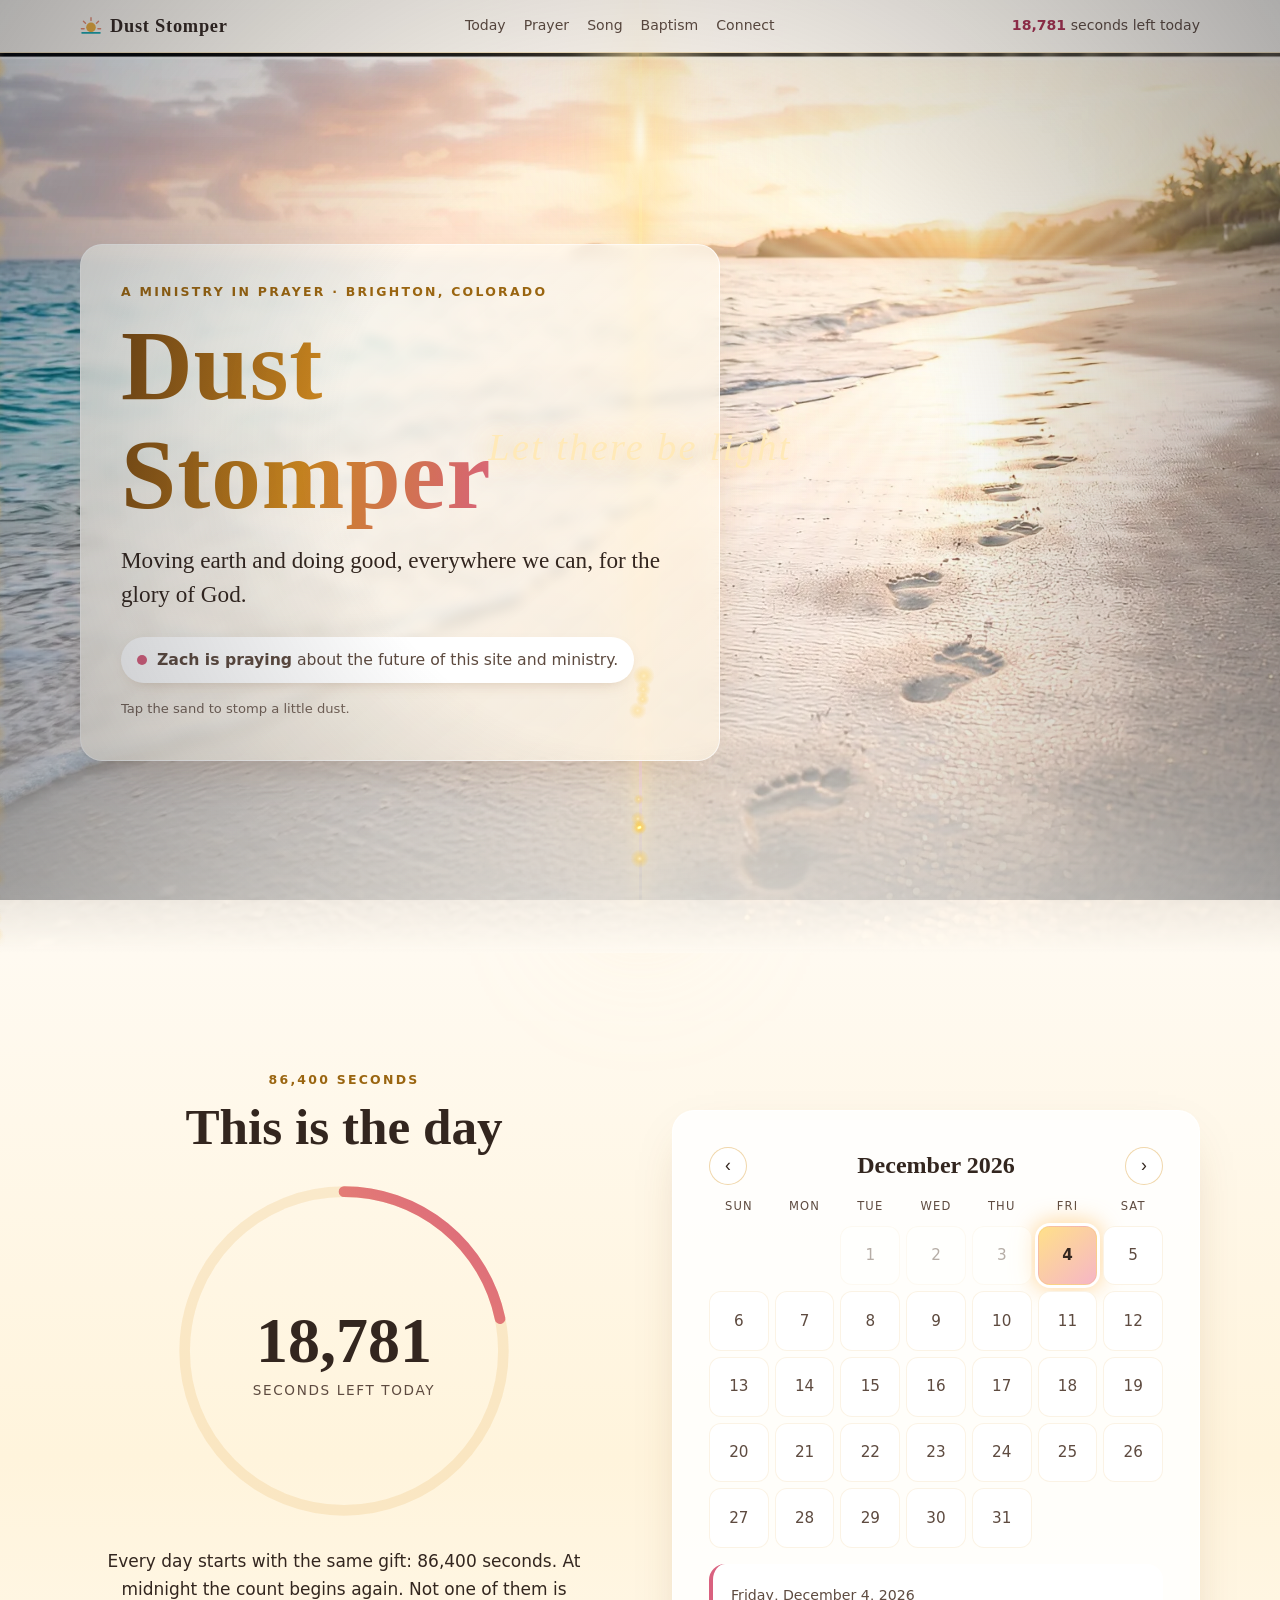
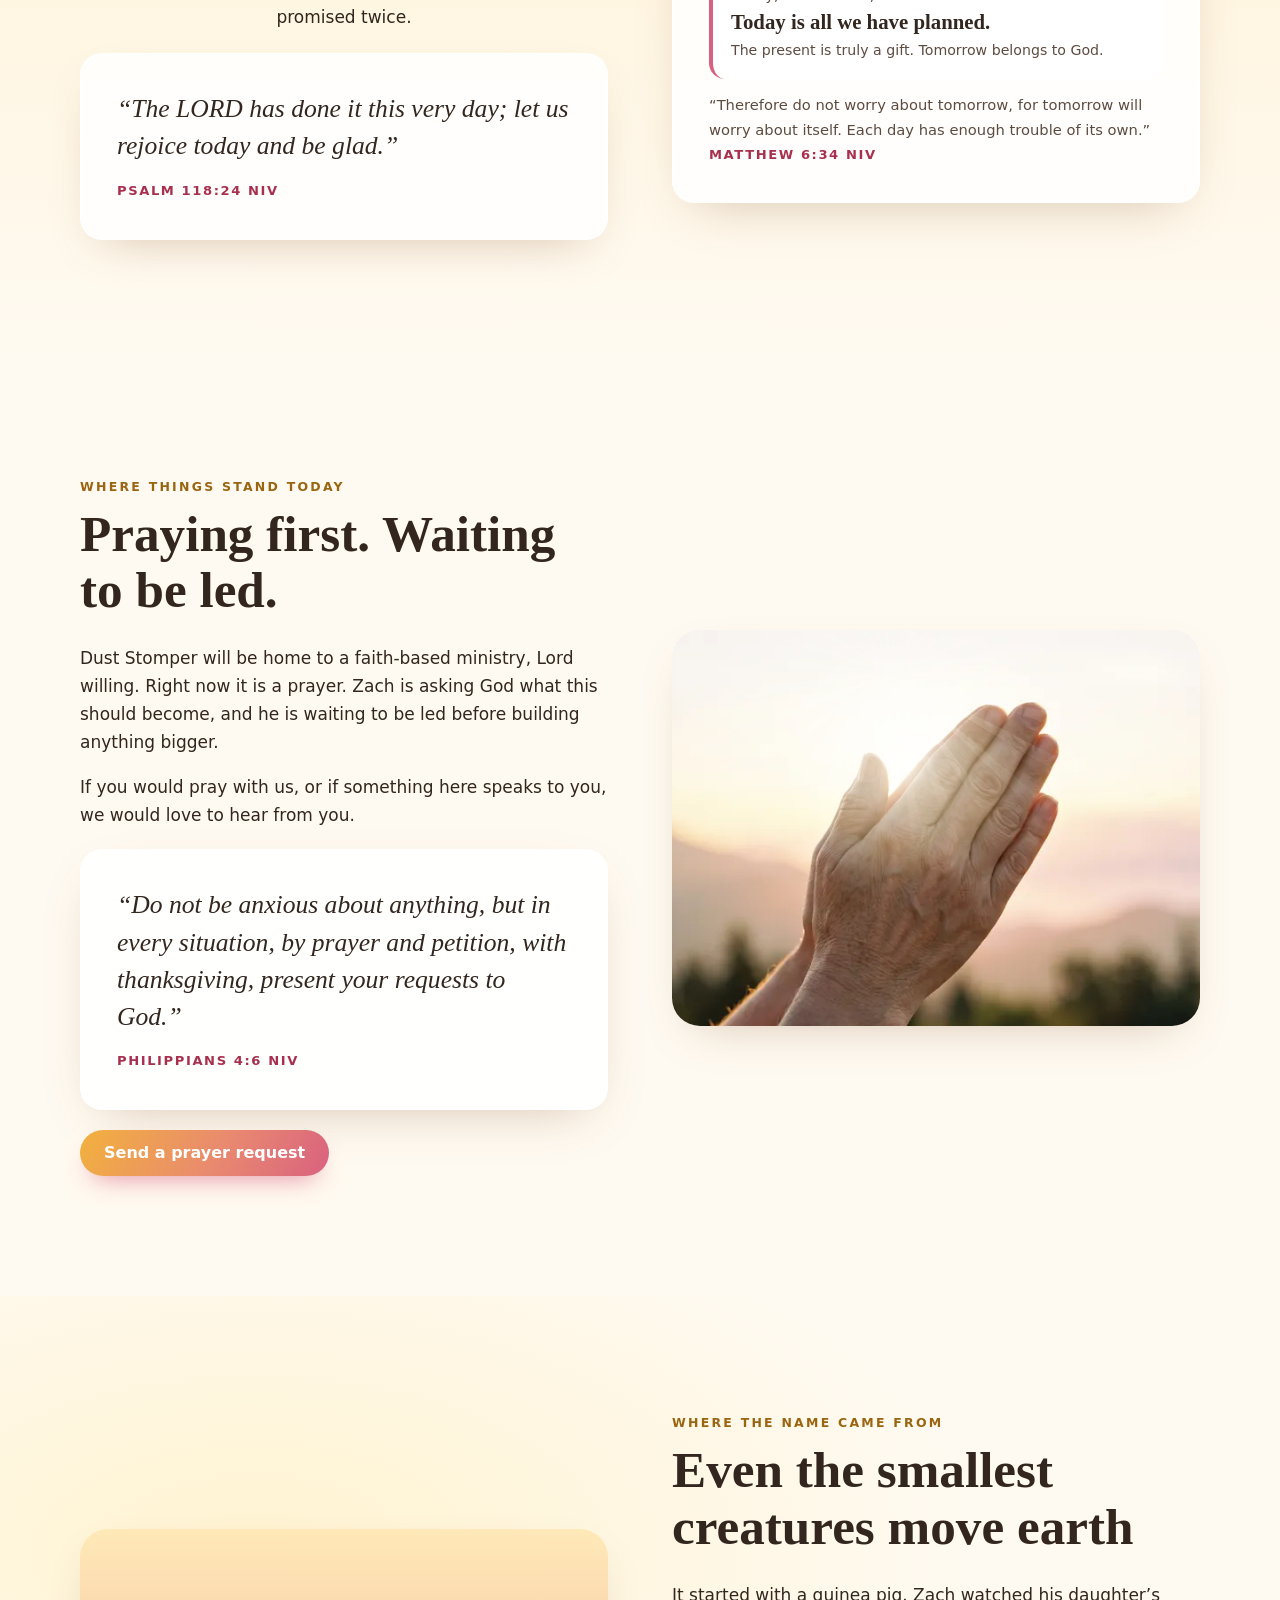
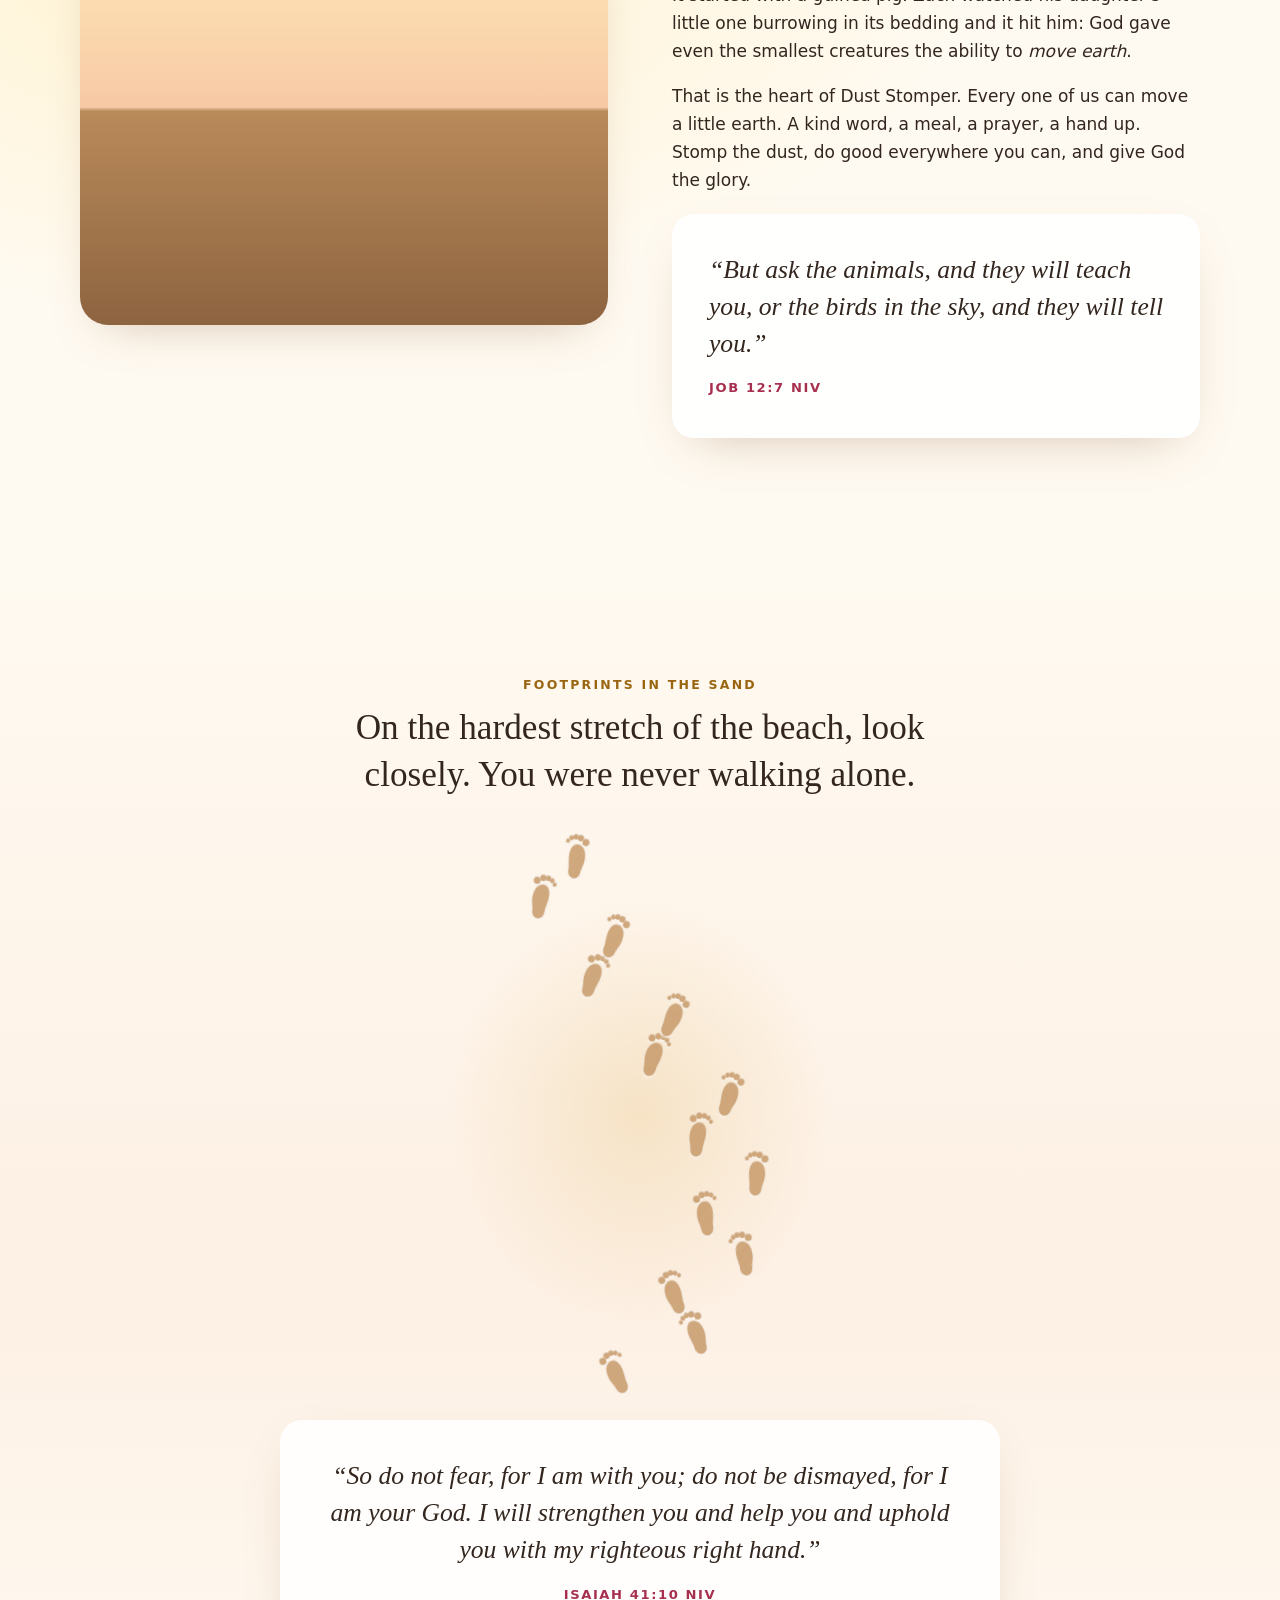
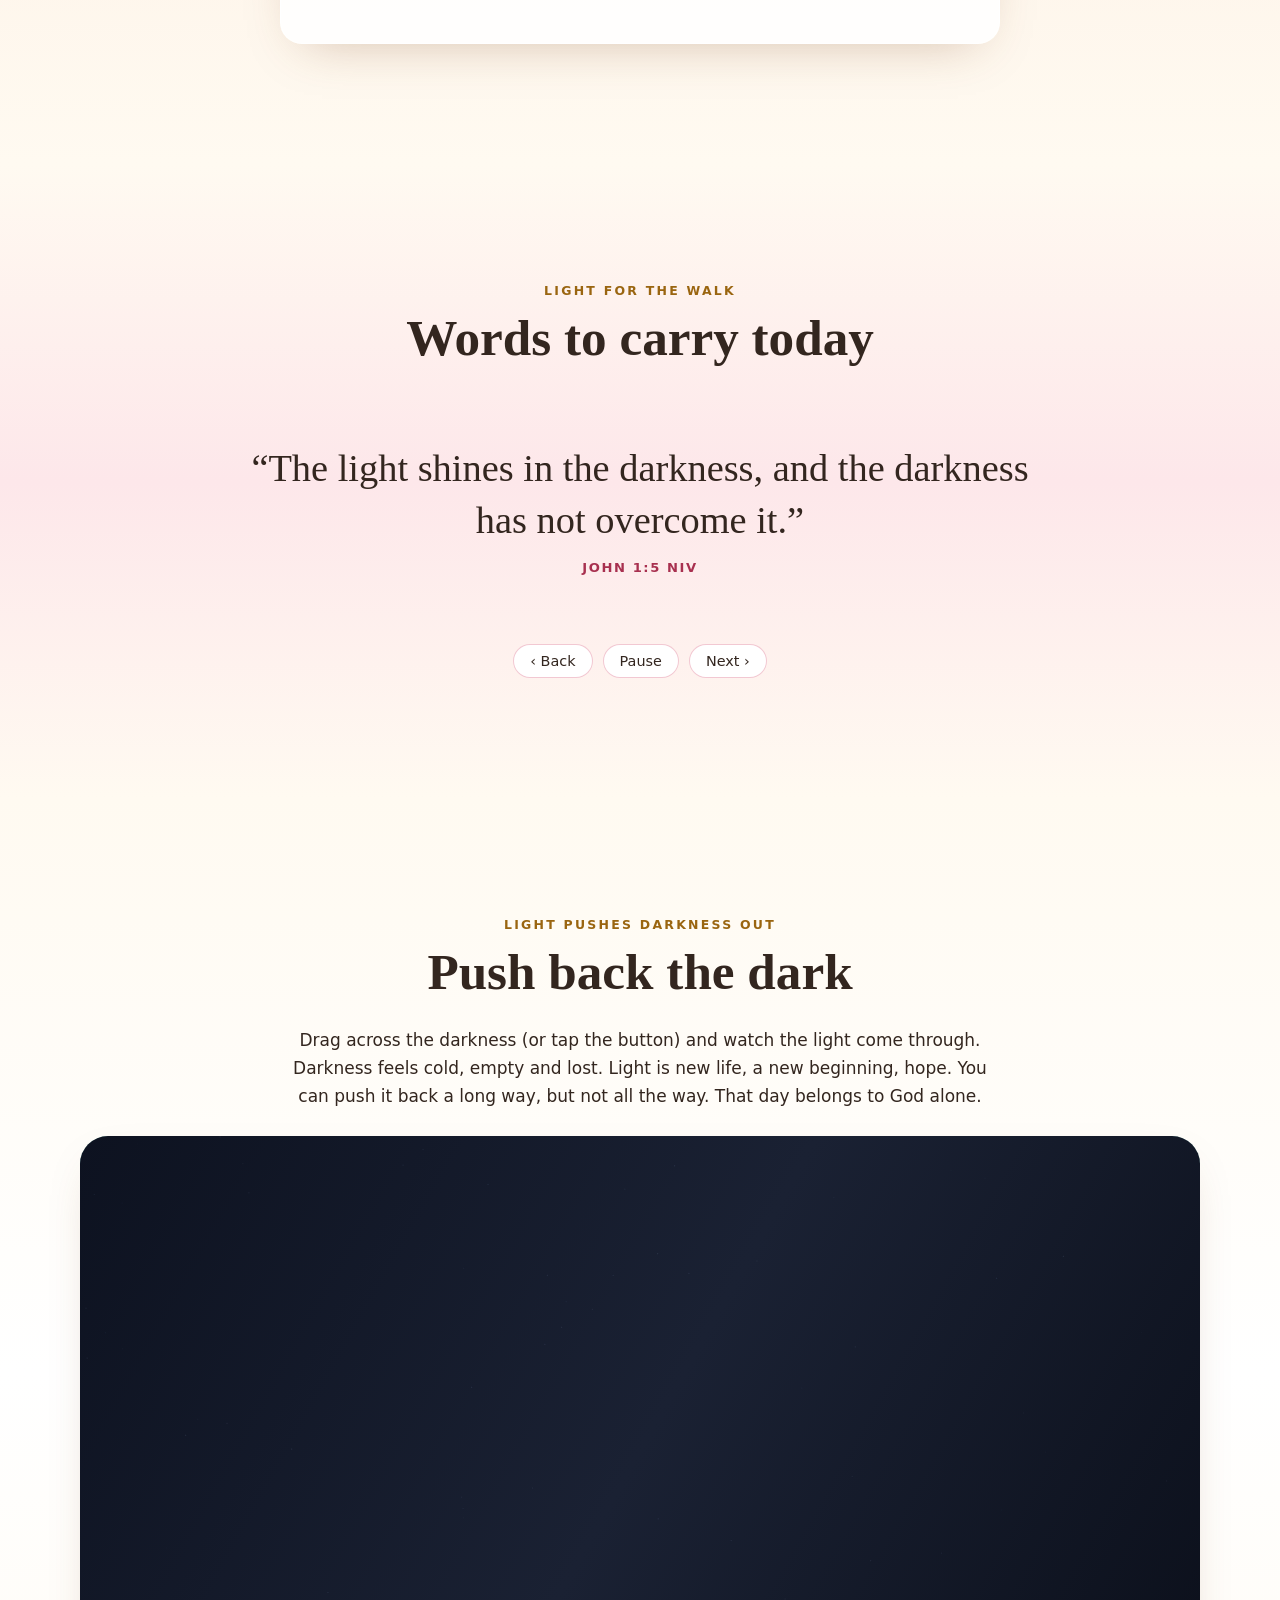
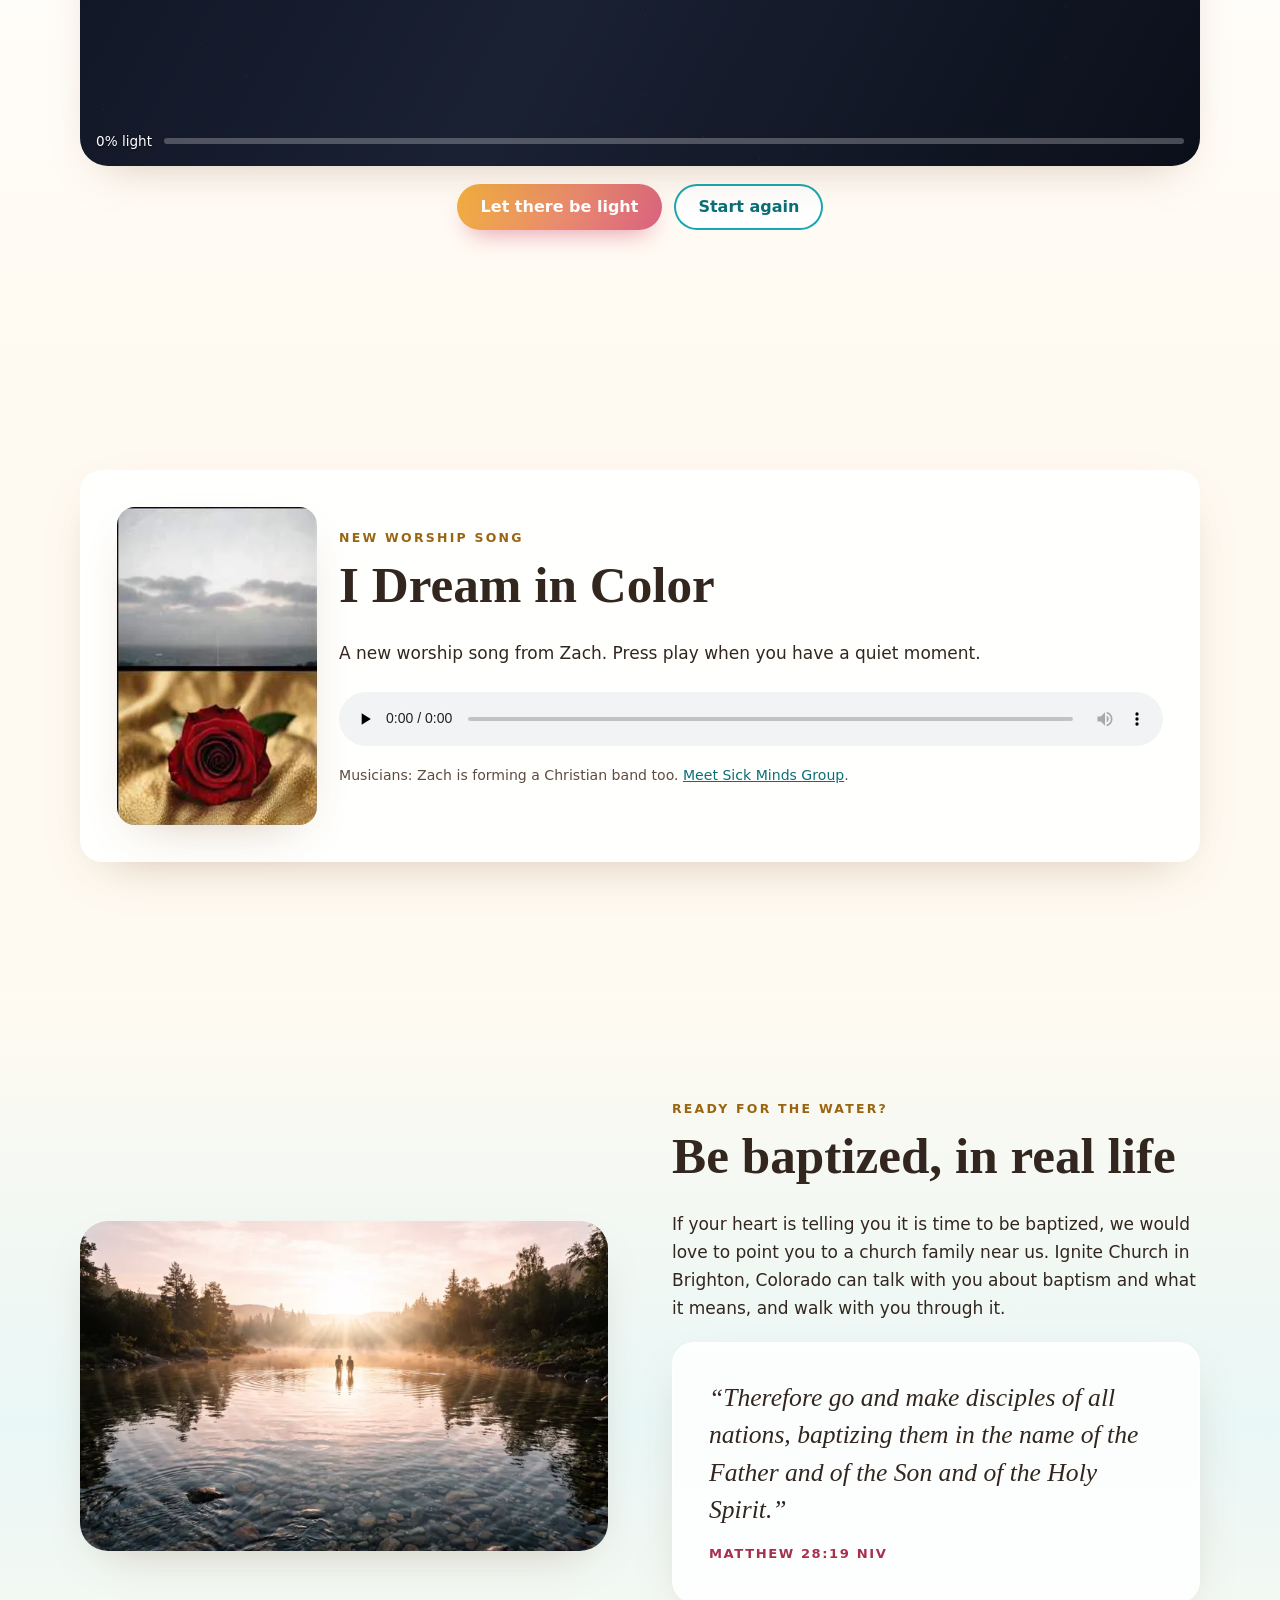
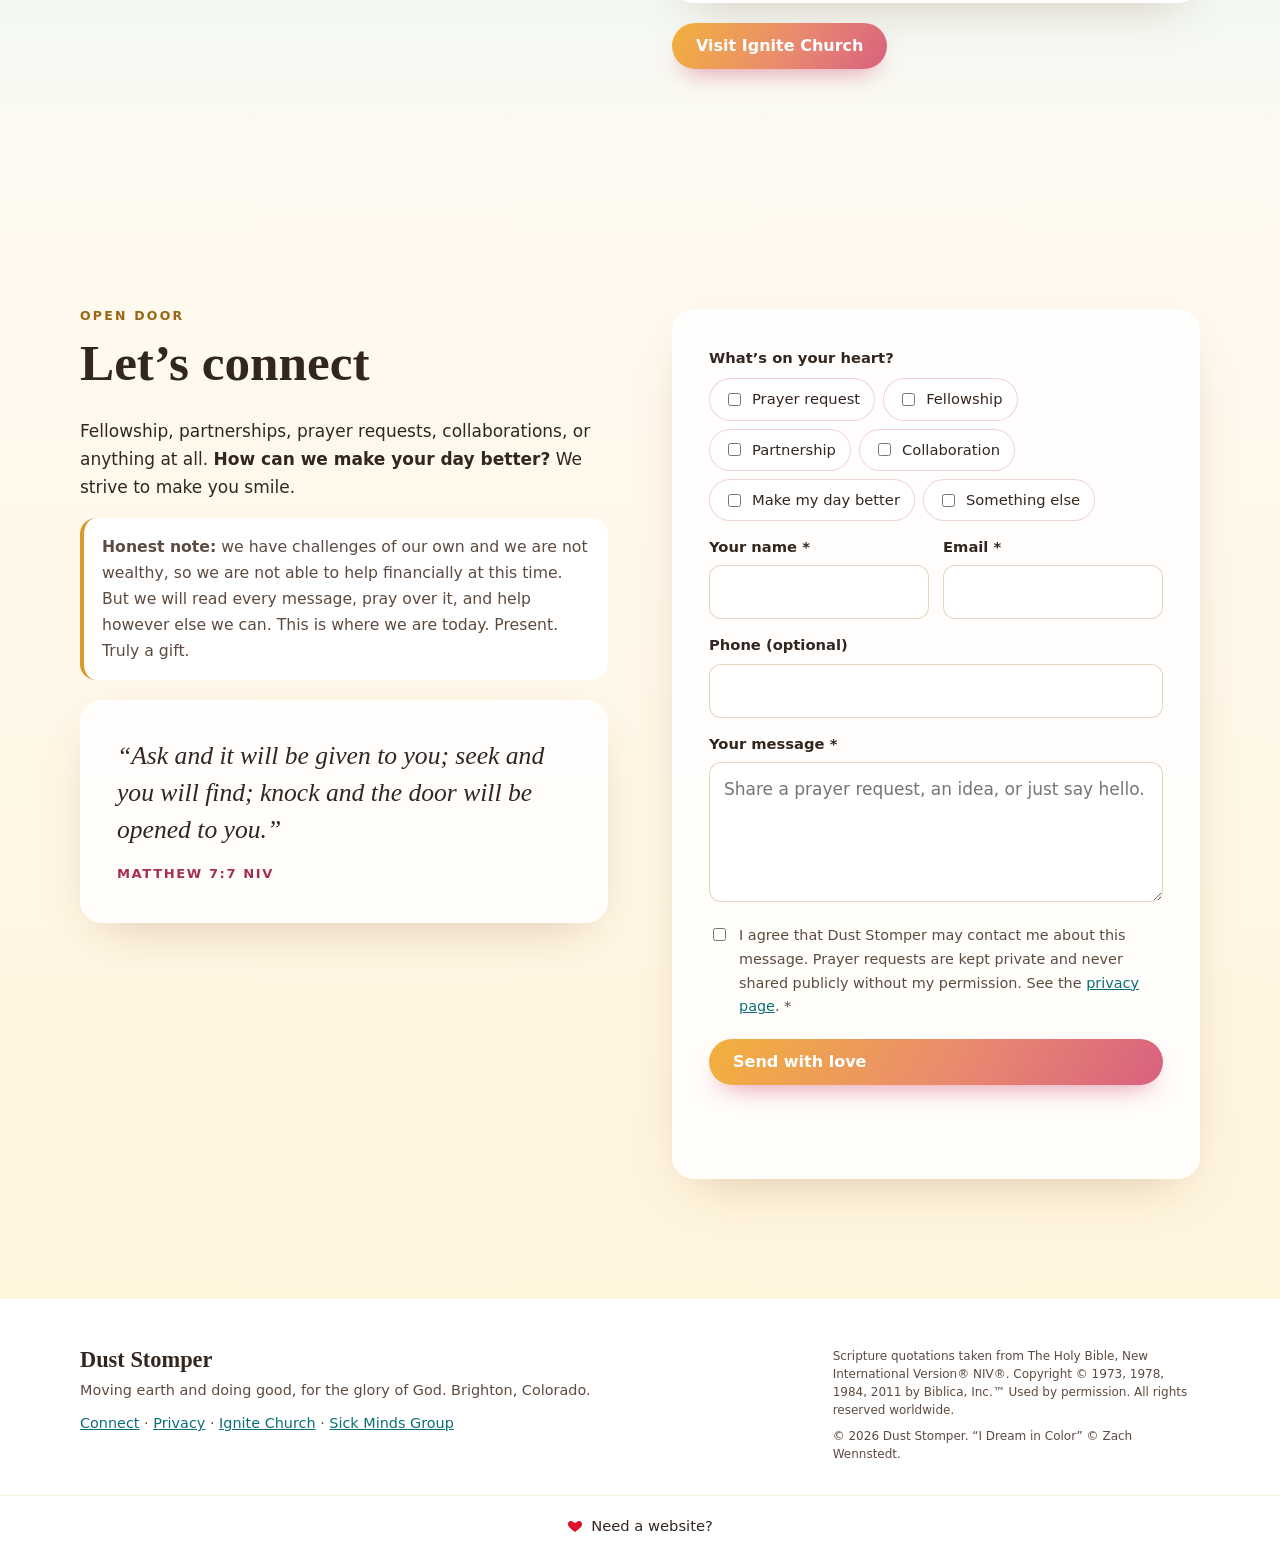
<file: index.html>
<!doctype html>
<html lang="en">
<head>
<meta charset="utf-8">
<meta name="viewport" content="width=device-width, initial-scale=1, viewport-fit=cover">
<meta http-equiv="Content-Security-Policy" content="default-src 'self'; script-src 'self'; style-src 'self' 'unsafe-inline' https://fonts.googleapis.com; font-src https://fonts.gstatic.com; img-src 'self' data:; media-src 'self'; connect-src 'self' https://formsubmit.co; form-action https://formsubmit.co; base-uri 'self'; object-src 'none'; upgrade-insecure-requests">
<meta name="referrer" content="strict-origin-when-cross-origin">
<title>Dust Stomper | Moving Earth and Doing Good, for the Glory of God</title>
<meta name="description" content="Dust Stomper is a faith ministry in its earliest days. Zach is praying about its future. Share a prayer request, fellowship, partnership or collaboration, and remember: today is a gift.">
<link rel="canonical" href="https://duststomper.com/">
<meta name="theme-color" content="#fffaf1">
<link rel="icon" href="favicon.svg" type="image/svg+xml">
<meta property="og:type" content="website">
<meta property="og:site_name" content="Dust Stomper">
<meta property="og:title" content="Dust Stomper | Moving earth and doing good, for the glory of God">
<meta property="og:description" content="A faith ministry in prayer. 86,400 seconds today, and today is all we have planned.">
<meta property="og:url" content="https://duststomper.com/">
<meta property="og:image" content="https://duststomper.com/assets/img/og.jpg">
<meta property="og:image:width" content="1200"><meta property="og:image:height" content="630">
<meta property="og:image:alt" content="Footprints in wet sand along a turquoise sea at sunrise">
<meta name="twitter:card" content="summary_large_image">
<link rel="preconnect" href="https://fonts.googleapis.com">
<link rel="preconnect" href="https://fonts.gstatic.com" crossorigin>
<link rel="stylesheet" href="https://fonts.googleapis.com/css2?family=Cormorant+Garamond:ital,wght@0,500;0,600;1,500&family=Inter:wght@400;500;600;700&display=swap">
<link rel="preload" as="image" href="assets/img/beach-poster-960.webp" imagesrcset="assets/img/beach-poster-960.webp 960w, assets/img/beach-poster-1920.webp 1920w" imagesizes="100vw">
<link rel="stylesheet" href="assets/site.css">
<script type="application/ld+json">
{"@context":"https://schema.org","@graph":[
 {"@type":"Organization","@id":"https://duststomper.com/#org","name":"Dust Stomper","url":"https://duststomper.com/","logo":"https://duststomper.com/favicon.svg","description":"A faith-based ministry in prayer and preparation, based near Brighton, Colorado.","founder":{"@type":"Person","name":"Zach Wennstedt"},"areaServed":"Colorado Front Range"},
 {"@type":"WebSite","@id":"https://duststomper.com/#site","url":"https://duststomper.com/","name":"Dust Stomper","publisher":{"@id":"https://duststomper.com/#org"}},
 {"@type":"MusicRecording","name":"I Dream in Color","byArtist":{"@type":"Person","name":"Zach Wennstedt"},"duration":"PT4M48S","url":"https://duststomper.com/#song","audio":{"@type":"AudioObject","contentUrl":"https://duststomper.com/assets/audio/i-dream-in-color.mp3","encodingFormat":"audio/mpeg"}}
]}
</script>
</head>
<body>
<a class="skip" href="#main">Skip to content</a>
<div class="light-line" aria-hidden="true"></div>
<canvas id="darkness" aria-hidden="true"></canvas>

<svg width="0" height="0" style="position:absolute" aria-hidden="true">
  <defs>
    <linearGradient id="sunGrad" x1="0" y1="0" x2="1" y2="1"><stop offset="0" stop-color="#f2b13d"/><stop offset=".6" stop-color="#e98a6f"/><stop offset="1" stop-color="#d9617f"/></linearGradient>
    <symbol id="foot" viewBox="0 0 24 34"><path d="M12.5 9c3.2 0 5.3 3 5.1 8.2-.2 4.3-1.4 7.4-1.4 10.2 0 3.2-1.8 5.6-4.2 5.6s-4.4-2.2-4.4-5.3c0-2.8-1.6-5.4-1.4-9.6C6.4 12.7 9 9 12.5 9z"/><circle cx="7.6" cy="6.6" r="2.4"/><circle cx="11.6" cy="4.2" r="2.1"/><circle cx="15.2" cy="3.9" r="1.8"/><circle cx="18.1" cy="5.2" r="1.6"/><circle cx="20.2" cy="7.6" r="1.4"/></symbol>
  </defs>
</svg>

<header class="daybar">
  <div class="wrap">
    <a class="brand" href="./" aria-label="Dust Stomper home">
      <svg viewBox="0 0 32 32" aria-hidden="true"><circle cx="16" cy="18" r="7" fill="#f2b13d"/><g stroke="#e98a6f" stroke-width="2" stroke-linecap="round"><path d="M16 4v4M5 9l3 3M27 9l-3 3M2 20h4M26 20h4"/></g><path d="M3 26h26" stroke="#18a9b0" stroke-width="2.4" stroke-linecap="round"/></svg>
      Dust Stomper
    </a>
    <nav aria-label="Sections">
      <a href="#today">Today</a><a href="#prayer">Prayer</a><a href="#song">Song</a><a href="#baptism">Baptism</a><a href="#connect">Connect</a>
    </nav>
    <div class="tick" aria-live="off"><b id="barTick">86,400</b> seconds left today</div>
  </div>
</header>

<main id="main">

<section class="hero" aria-labelledby="heroTitle">
  <div class="hero-media" aria-hidden="true">
    <img src="assets/img/beach-poster-960.webp" srcset="assets/img/beach-poster-960.webp 960w, assets/img/beach-poster-1920.webp 1920w" sizes="100vw" alt="" width="1920" height="1080" fetchpriority="high">
    <video id="heroVideo" muted loop playsinline preload="none" data-sm="assets/video/beach-720.mp4" data-lg="assets/video/beach-1280.mp4" aria-hidden="true"></video>
  </div>
  <canvas id="dust" aria-hidden="true"></canvas>
  <div class="wrap">
    <div class="hero-card rv in">
      <p class="eyebrow">A ministry in prayer · Brighton, Colorado</p>
      <h1 id="heroTitle">Dust Stomper</h1>
      <p class="lede">Moving earth and doing good, everywhere we can, for the glory of God.</p>
      <p class="status"><span class="dot" aria-hidden="true"></span><span><strong>Zach is praying</strong> about the future of this site and ministry.</span></p>
      <p class="hint">Tap the sand to stomp a little dust.</p>
    </div>
  </div>
</section>

<section id="today" class="today" aria-labelledby="todayTitle">
  <div class="wrap">
    <div class="split">
      <div class="timer rv">
        <p class="eyebrow">86,400 seconds</p>
        <h2 id="todayTitle">This is the day</h2>
        <div class="ring" role="timer" aria-label="Seconds left today">
          <svg viewBox="0 0 320 320" aria-hidden="true"><circle class="track" cx="160" cy="160" r="150"/><circle class="arc" id="ringArc" cx="160" cy="160" r="150"/></svg>
          <div class="num"><b id="ringNum">86,400</b><span>seconds left today</span></div>
        </div>
        <p>Every day starts with the same gift: 86,400 seconds. At midnight the count begins again. Not one of them is promised twice.</p>
        <blockquote class="card" style="margin:22px 0 0;text-align:left">
          <p class="verse">“The LORD has done it this very day; let us rejoice today and be glad.”</p>
          <span class="ref">Psalm 118:24 NIV</span>
        </blockquote>
      </div>
      <div class="calendar card rv">
        <div class="cal-head">
          <button id="calPrev" type="button" aria-label="Previous month">‹</button>
          <h3 id="calTitle">This month</h3>
          <button id="calNext" type="button" aria-label="Next month">›</button>
        </div>
        <div class="cal-grid" id="calGrid" role="list" aria-labelledby="calTitle"></div>
        <div class="plan">
          <small id="planDate">Today</small>
          <strong>Today is all we have planned.</strong>
          <small>The present is truly a gift. Tomorrow belongs to God.</small>
        </div>
        <p style="margin:14px 0 0;font-size:.92rem;color:var(--ink-2)">“Therefore do not worry about tomorrow, for tomorrow will worry about itself. Each day has enough trouble of its own.” <span class="ref">Matthew 6:34 NIV</span></p>
      </div>
    </div>
  </div>
</section>

<section id="prayer" aria-labelledby="prayerTitle">
  <div class="wrap">
    <div class="split rev">
      <div class="prayer-art rv">
        <img src="assets/img/hands-800.webp" srcset="assets/img/hands-800.webp 800w, assets/img/hands-1400.webp 1400w" sizes="(min-width:900px) 50vw, 100vw" alt="Folded hands in prayer, glowing in warm sunrise light over the mountains" width="1400" height="782" loading="lazy">
      </div>
      <div class="rv">
        <p class="eyebrow">Where things stand today</p>
        <h2 id="prayerTitle">Praying first. Waiting to be led.</h2>
        <p>Dust Stomper will be home to a faith-based ministry, Lord willing. Right now it is a prayer. Zach is asking God what this should become, and he is waiting to be led before building anything bigger.</p>
        <p>If you would pray with us, or if something here speaks to you, we would love to hear from you.</p>
        <blockquote class="card" style="margin:20px 0">
          <p class="verse">“Do not be anxious about anything, but in every situation, by prayer and petition, with thanksgiving, present your requests to God.”</p>
          <span class="ref">Philippians 4:6 NIV</span>
        </blockquote>
        <a class="btn" href="#connect">Send a prayer request</a>
      </div>
    </div>
  </div>
</section>

<section class="earth" aria-labelledby="earthTitle">
  <div class="wrap">
    <div class="split">
      <div class="earth-art rv"><canvas id="earthCanvas" role="img" aria-label="A small tunnel carves through the soil while green sprouts rise up behind it"></canvas></div>
      <div class="rv">
        <p class="eyebrow">Where the name came from</p>
        <h2 id="earthTitle">Even the smallest creatures move earth</h2>
        <p>It started with a guinea pig. Zach watched his daughter’s little one burrowing in its bedding and it hit him: God gave even the smallest creatures the ability to <em>move earth</em>.</p>
        <p>That is the heart of Dust Stomper. Every one of us can move a little earth. A kind word, a meal, a prayer, a hand up. Stomp the dust, do good everywhere you can, and give God the glory.</p>
        <blockquote class="card" style="margin:20px 0 0">
          <p class="verse">“But ask the animals, and they will teach you, or the birds in the sky, and they will tell you.”</p>
          <span class="ref">Job 12:7 NIV</span>
        </blockquote>
      </div>
    </div>
  </div>
</section>

<section class="walk" aria-labelledby="walkTitle">
  <div class="wrap">
    <div class="quote rv">
      <p class="eyebrow">Footprints in the sand</p>
      <h2 id="walkTitle" class="sr">Never walking alone</h2>
      <p class="line">On the hardest stretch of the beach, look closely. You were never walking alone.</p>
    </div>
    <div class="trail" id="trail" aria-hidden="true"><div class="sand"></div></div>
    <blockquote class="card rv" style="max-width:720px;margin:26px auto 0;text-align:center">
      <p class="verse">“So do not fear, for I am with you; do not be dismayed, for I am your God. I will strengthen you and help you and uphold you with my righteous right hand.”</p>
      <span class="ref">Isaiah 41:10 NIV</span>
    </blockquote>
  </div>
</section>

<section class="verses" aria-labelledby="versesTitle">
  <div class="wrap">
    <p class="eyebrow">Light for the walk</p>
    <h2 id="versesTitle">Words to carry today</h2>
    <div class="rotator" id="rotator" aria-live="polite">
      <figure><blockquote>“The light shines in the darkness, and the darkness has not overcome it.”</blockquote><figcaption class="ref">John 1:5 NIV</figcaption></figure>
      <figure><blockquote>“Because of the LORD’s great love we are not consumed, for his compassions never fail. They are new every morning; great is your faithfulness.”</blockquote><figcaption class="ref">Lamentations 3:22–23 NIV</figcaption></figure>
      <figure><blockquote>“Teach us to number our days, that we may gain a heart of wisdom.”</blockquote><figcaption class="ref">Psalm 90:12 NIV</figcaption></figure>
      <figure><blockquote>“What is your life? You are a mist that appears for a little while and then vanishes.”</blockquote><figcaption class="ref">James 4:14 NIV</figcaption></figure>
      <figure><blockquote>“In the same way, let your light shine before others, that they may see your good deeds and glorify your Father in heaven.”</blockquote><figcaption class="ref">Matthew 5:16 NIV</figcaption></figure>
      <figure><blockquote>“Let us not become weary in doing good, for at the proper time we will reap a harvest if we do not give up.”</blockquote><figcaption class="ref">Galatians 6:9 NIV</figcaption></figure>
      <figure><blockquote>“The earth is the LORD’s, and everything in it, the world, and all who live in it.”</blockquote><figcaption class="ref">Psalm 24:1 NIV</figcaption></figure>
      <figure><blockquote>“But those who hope in the LORD will renew their strength. They will soar on wings like eagles; they will run and not grow weary, they will walk and not be faint.”</blockquote><figcaption class="ref">Isaiah 40:31 NIV</figcaption></figure>
    </div>
    <div class="rot-ctrl">
      <button id="rotPrev" type="button">‹ Back</button>
      <button id="rotPause" type="button" aria-pressed="false">Pause</button>
      <button id="rotNext" type="button">Next ›</button>
    </div>
  </div>
</section>

<section class="dark-play" aria-labelledby="darkTitle">
  <div class="wrap">
    <div class="rv" style="max-width:720px;margin:0 auto 26px;text-align:center">
      <p class="eyebrow">Light pushes darkness out</p>
      <h2 id="darkTitle">Push back the dark</h2>
      <p>Drag across the darkness (or tap the button) and watch the light come through. Darkness feels cold, empty and lost. Light is new life, a new beginning, hope. You can push it back a long way, but not all the way. That day belongs to God alone.</p>
    </div>
    <div class="void rv" id="void">
      <div style="position:absolute;inset:0;background:radial-gradient(70% 70% at 50% 60%,#fff6d8 0%,#ffe2a6 30%,#f8c2c9 60%,#9fd9d8 100%)" aria-hidden="true"></div>
      <div style="position:absolute;inset:0;display:grid;place-content:center;text-align:center;padding:24px" aria-hidden="true">
        <p style="font:600 clamp(2.4rem,8vw,5rem)/1 var(--serif);color:#7a4a12;margin:0">HOPE</p>
        <p style="font:500 1.1rem/1.4 var(--serif);color:var(--ink);margin:.4em 0 0">“I am the light of the world.” <span class="ref">John 8:12 NIV</span></p>
      </div>
      <canvas id="voidCanvas" aria-label="Darkness you can drag to reveal light. It never clears completely." role="img"></canvas>
      <div class="msg" id="voidMsg" role="status">
        <div class="card"><p>Not all of it. Not yet.</p><p style="font-size:1rem;font-weight:500">“But about that day or hour no one knows, not even the angels in heaven, nor the Son, but only the Father.”</p><span class="ref">Matthew 24:36 NIV</span></div>
      </div>
      <div class="meter"><span id="voidPct">0% light</span><span class="bar"><i id="voidBar"></i></span></div>
    </div>
    <div style="display:flex;gap:12px;justify-content:center;flex-wrap:wrap;margin-top:18px">
      <button class="btn" id="voidBtn" type="button">Let there be light</button>
      <button class="btn ghost" id="voidReset" type="button">Start again</button>
    </div>
  </div>
</section>

<section id="song" class="song" aria-labelledby="songTitle">
  <div class="wrap">
    <div class="card rv player">
      <img src="assets/img/i-dream-in-color-cover.webp" alt="Cover art for I Dream in Color: a gray sky above a red rose on gold cloth" width="272" height="432" loading="lazy">
      <div>
        <p class="eyebrow">New worship song</p>
        <h2 id="songTitle">I Dream in Color</h2>
        <p>A new worship song from Zach. Press play when you have a quiet moment.</p>
        <audio controls preload="none" src="assets/audio/i-dream-in-color.mp3">Your browser cannot play this audio. <a href="assets/audio/i-dream-in-color.mp3">Download the song</a>.</audio>
        <p style="font-size:.88rem;color:var(--ink-2);margin-top:10px">Musicians: Zach is forming a Christian band too. <a href="https://sickmindsgroup.com/">Meet Sick Minds Group</a>.</p>
      </div>
    </div>
  </div>
</section>

<section id="baptism" class="baptism" aria-labelledby="baptismTitle">
  <div class="wrap">
    <div class="split">
      <div class="water rv">
        <img src="assets/img/baptism-800.webp" srcset="assets/img/baptism-800.webp 800w, assets/img/baptism-1400.webp 1400w" sizes="(min-width:900px) 50vw, 100vw" alt="Two people standing in a clear river at sunrise, backlit by golden light" width="1400" height="782" loading="lazy">
        <div class="caustics" aria-hidden="true"></div><div class="shine" aria-hidden="true"></div>
      </div>
      <div class="rv">
        <p class="eyebrow">Ready for the water?</p>
        <h2 id="baptismTitle">Be baptized, in real life</h2>
        <p>If your heart is telling you it is time to be baptized, we would love to point you to a church family near us. Ignite Church in Brighton, Colorado can talk with you about baptism and what it means, and walk with you through it.</p>
        <blockquote class="card" style="margin:20px 0">
          <p class="verse">“Therefore go and make disciples of all nations, baptizing them in the name of the Father and of the Son and of the Holy Spirit.”</p>
          <span class="ref">Matthew 28:19 NIV</span>
        </blockquote>
        <a class="btn" href="https://myignitechurch.cc/" rel="noopener" target="_blank">Visit Ignite Church<span class="sr"> (opens in a new tab)</span></a>
      </div>
    </div>
  </div>
</section>

<section id="connect" class="connect" aria-labelledby="connectTitle">
  <div class="wrap">
    <div class="split" style="align-items:start">
      <div class="rv">
        <p class="eyebrow">Open door</p>
        <h2 id="connectTitle">Let’s connect</h2>
        <p>Fellowship, partnerships, prayer requests, collaborations, or anything at all. <strong>How can we make your day better?</strong> We strive to make you smile.</p>
        <p class="honest"><strong>Honest note:</strong> we have challenges of our own and we are not wealthy, so we are not able to help financially at this time. But we will read every message, pray over it, and help however else we can. This is where we are today. Present. Truly a gift.</p>
        <blockquote class="card" style="margin:20px 0 0">
          <p class="verse">“Ask and it will be given to you; seek and you will find; knock and the door will be opened to you.”</p>
          <span class="ref">Matthew 7:7 NIV</span>
        </blockquote>
      </div>
      <form id="connectForm" class="card rv" method="POST" novalidate data-a="aW5mbw==" data-b="ZXlldG9hZC5jb20=">
        <input type="hidden" name="_subject" value="Dust Stomper message">
        <input type="hidden" name="_captcha" value="false">
        <input type="hidden" name="_template" value="table">
        <input type="hidden" name="source_site" value="duststomper.com">
        <div class="hp" aria-hidden="true"><label for="hp">Leave this empty</label><input id="hp" type="text" name="_honey" tabindex="-1" autocomplete="off"></div>
        <div class="grid">
          <fieldset class="chips">
            <legend>What’s on your heart?</legend>
            <label><input type="checkbox" name="reason" value="Prayer request"> Prayer request</label>
            <label><input type="checkbox" name="reason" value="Fellowship"> Fellowship</label>
            <label><input type="checkbox" name="reason" value="Partnership"> Partnership</label>
            <label><input type="checkbox" name="reason" value="Collaboration"> Collaboration</label>
            <label><input type="checkbox" name="reason" value="Make my day better"> Make my day better</label>
            <label><input type="checkbox" name="reason" value="Something else"> Something else</label>
          </fieldset>
          <div class="grid two">
            <div><label for="name">Your name *</label><input id="name" name="name" autocomplete="name" required maxlength="80"></div>
            <div><label for="email">Email *</label><input id="email" name="email" type="email" autocomplete="email" required maxlength="120"></div>
          </div>
          <div><label for="phone">Phone (optional)</label><input id="phone" name="phone" type="tel" autocomplete="tel" maxlength="30"></div>
          <div><label for="message">Your message *</label><textarea id="message" name="message" required maxlength="4000" placeholder="Share a prayer request, an idea, or just say hello."></textarea></div>
          <label class="consent"><input type="checkbox" name="consent" value="yes" required> <span>I agree that Dust Stomper may contact me about this message. Prayer requests are kept private and never shared publicly without my permission. See the <a href="privacy/">privacy page</a>. *</span></label>
          <button class="btn" type="submit">Send with love</button>
          <p id="formMsg" role="status" aria-live="polite"></p>
        </div>
      </form>
    </div>
  </div>
</section>

</main>

<footer>
  <div class="wrap">
    <div class="cols">
      <div>
        <p style="font:600 1.4rem var(--serif);color:var(--ink);margin:0 0 6px">Dust Stomper</p>
        <p style="margin:0 0 10px">Moving earth and doing good, for the glory of God. Brighton, Colorado.</p>
        <p style="margin:0"><a href="#connect">Connect</a> · <a href="privacy/">Privacy</a> · <a href="https://myignitechurch.cc/" rel="noopener">Ignite Church</a> · <a href="https://sickmindsgroup.com/">Sick Minds Group</a></p>
      </div>
      <div>
        <small>Scripture quotations taken from The Holy Bible, New International Version® NIV®. Copyright © 1973, 1978, 1984, 2011 by Biblica, Inc.™ Used by permission. All rights reserved worldwide.</small>
        <small style="margin-top:8px">© <span id="yr">2026</span> Dust Stomper. “I Dream in Color” © Zach Wennstedt.</small>
      </div>
    </div>
  </div>
  <div class="heart-line"><svg class="heart" viewBox="0 0 24 24" aria-hidden="true"><path d="M12 21s-7.5-4.6-10-9.3C.3 8.4 2.2 4.5 6 4.5c2.2 0 3.6 1.2 4.4 2.5h3.2c.8-1.3 2.2-2.5 4.4-2.5 3.8 0 5.7 3.9 4 7.2C19.5 16.4 12 21 12 21z"/></svg><a href="https://eyetoad.com" rel="nofollow">Need a website?</a></div>
</footer>
<script src="assets/site.js" defer></script>
<script src="assets/fx.js" defer></script>
</body>
</html>
</file>
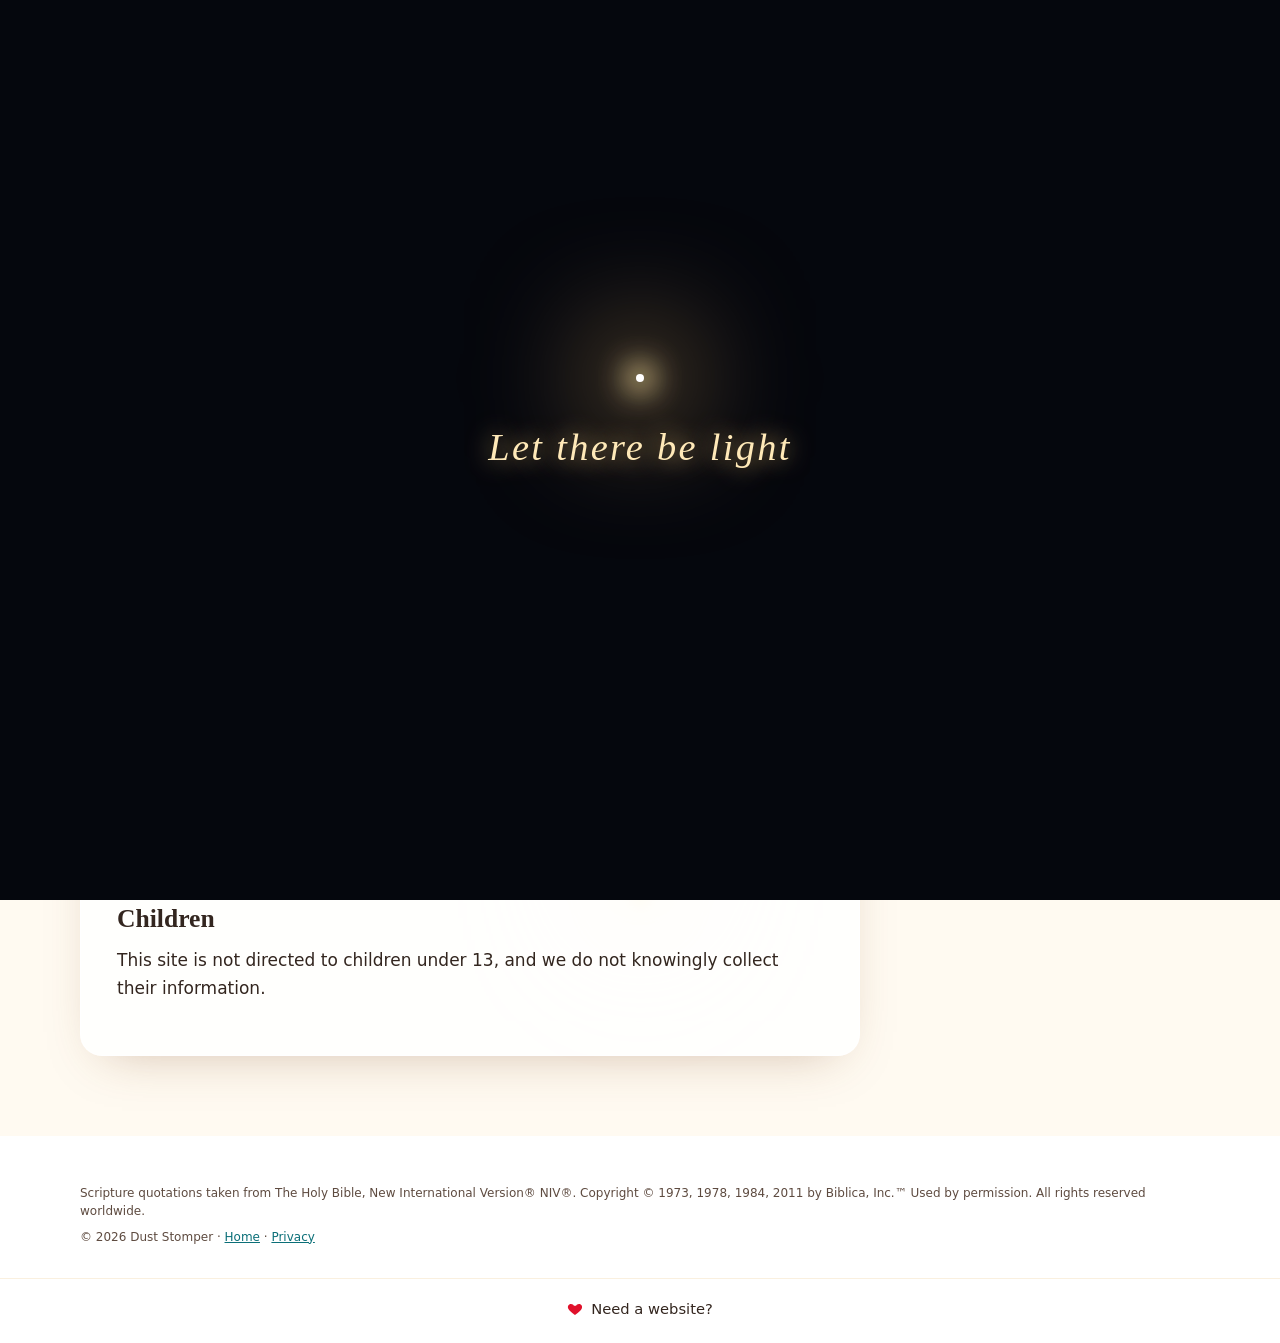
<file: privacy/index.html>
<!doctype html><html lang="en"><head><meta charset="utf-8"><meta name="viewport" content="width=device-width, initial-scale=1"><meta http-equiv="Content-Security-Policy" content="default-src 'self'; script-src 'self'; style-src 'self' 'unsafe-inline' https://fonts.googleapis.com; font-src https://fonts.gstatic.com; img-src 'self' data:; base-uri 'self'; object-src 'none'"><meta name="referrer" content="strict-origin-when-cross-origin"><link rel="icon" href="../favicon.svg" type="image/svg+xml"><link rel="stylesheet" href="https://fonts.googleapis.com/css2?family=Cormorant+Garamond:wght@500;600&family=Inter:wght@400;500;600&display=swap"><link rel="stylesheet" href="../assets/site.css"><title>Privacy | Dust Stomper</title><meta name="description" content="How Dust Stomper handles the messages and prayer requests you send."><link rel="canonical" href="https://duststomper.com/privacy/"></head><body><div class="light-line" aria-hidden="true"></div><header class="daybar"><div class="wrap"><a class="brand" href="../">Dust Stomper</a><a href="../#connect" style="font-weight:600;text-decoration:none">Connect</a></div></header>
<main class="page"><div class="wrap"><div class="card">
<p class="eyebrow">Updated November 10, 2026</p><h1 style="font-size:clamp(2.2rem,6vw,3.4rem)">Privacy</h1>
<p>Dust Stomper is a small ministry in prayer, run by Zach Wennstedt in Brighton, Colorado. This page explains what happens to what you send us.</p>
<h2 style="font-size:1.6rem">What we collect</h2><p>Only what you type into the contact form: your name, email, optional phone, the topics you check, and your message. We do not use advertising trackers or analytics cookies on this site.</p>
<h2 style="font-size:1.6rem">How it is delivered</h2><p>The form is delivered to our inbox by FormSubmit (formsubmit.co), an email forwarding service. Your message passes through their servers on its way to us. The site itself is hosted on GitHub Pages, which keeps standard server logs. Fonts are loaded from Google Fonts.</p>
<h2 style="font-size:1.6rem">How we use it</h2><p>We read every message, pray over it, and reply if you asked us to. Prayer requests stay private. We never sell, rent or share your information, and we never post a prayer request publicly without your clear permission.</p>
<h2 style="font-size:1.6rem">Your choices</h2><p>Want your message deleted, or want us to stop contacting you? Just say so through the <a href="../#connect">contact form</a> and we will take care of it.</p>
<h2 style="font-size:1.6rem">Children</h2><p>This site is not directed to children under 13, and we do not knowingly collect their information.</p>
</div></div></main><footer><div class="wrap"><small>Scripture quotations taken from The Holy Bible, New International Version® NIV®. Copyright © 1973, 1978, 1984, 2011 by Biblica, Inc.™ Used by permission. All rights reserved worldwide.</small><small style="margin-top:8px">© 2026 Dust Stomper · <a href="../">Home</a> · <a href="./">Privacy</a></small></div><div class="heart-line"><svg class="heart" viewBox="0 0 24 24" aria-hidden="true"><path d="M12 21s-7.5-4.6-10-9.3C.3 8.4 2.2 4.5 6 4.5c2.2 0 3.6 1.2 4.4 2.5h3.2c.8-1.3 2.2-2.5 4.4-2.5 3.8 0 5.7 3.9 4 7.2C19.5 16.4 12 21 12 21z"/></svg><a href="https://eyetoad.com" rel="nofollow">Need a website?</a></div></footer><script src="../assets/fx.js" defer></script>
</body></html>
</file>
<file: assets/site.css>
/* Dust Stomper — light-first. Warm white, sunrise gold, Front Range pinks, real turquoise. */
:root{
  --bg:#fffaf1; --bg2:#fff4dc; --sun:#ffe9a8; --gold:#d99a2b; --gold-d:#9a6510;
  --pink:#f6b6c6; --rose:#d9617f; --rose-d:#a8304f; --peach:#ffd3b4; --turq:#18a9b0; --turq-d:#0b6f78;
  --ink:#33261f; --ink-2:#5e4b40; --line:rgba(217,154,43,.55); --dusk:#141a26;
  --card:#ffffffd9; --shadow:0 18px 50px -24px rgba(120,70,30,.35);
  --serif:"Cormorant Garamond",Georgia,"Times New Roman",serif;
  --sans:"Inter",system-ui,-apple-system,"Segoe UI",Roboto,sans-serif;
  --wrap:min(1120px,calc(100% - 32px));
}
*{box-sizing:border-box}
html{scroll-behavior:smooth;-webkit-text-size-adjust:100%}
body{margin:0;background:var(--bg);color:var(--ink);font:400 1.0625rem/1.65 var(--sans);overflow-x:hidden}
img,video{max-width:100%;height:auto;display:block}
a{color:var(--turq-d)}
a:focus-visible,button:focus-visible,input:focus-visible,textarea:focus-visible,select:focus-visible,summary:focus-visible{outline:3px solid var(--turq);outline-offset:3px;border-radius:6px}
h1,h2,h3{font-family:var(--serif);font-weight:600;line-height:1.1;margin:0 0 .5em;color:var(--ink)}
h2{font-size:clamp(2rem,5vw,3.2rem)}
h3{font-size:1.5rem}
p{margin:0 0 1em}
.wrap{width:var(--wrap);margin-inline:auto;position:relative;z-index:2}
.skip{position:absolute;left:-999px;top:8px;background:#fff;padding:8px 14px;z-index:100;border-radius:8px}
.skip:focus{left:8px}
.eyebrow{font:600 .78rem/1.2 var(--sans);letter-spacing:.18em;text-transform:uppercase;color:var(--gold-d);margin-bottom:.9em}
.sr{position:absolute;width:1px;height:1px;overflow:hidden;clip:rect(0 0 0 0);white-space:nowrap}

/* The vertical light line — every page, full height */
.light-line{position:fixed;top:0;bottom:0;left:50%;width:3px;margin-left:-1.5px;z-index:1;pointer-events:none;animation:linepulse 3.2s ease-in-out infinite;
  background:linear-gradient(180deg,rgba(255,236,170,0) 0%,#ffe08a 12%,#fff6d8 50%,#f6b6c6 82%,rgba(246,182,198,0) 100%);
  box-shadow:0 0 14px 4px rgba(255,214,120,.75),0 0 60px 18px rgba(255,226,160,.45),0 0 140px 40px rgba(255,236,190,.25)}
@keyframes linepulse{50%{box-shadow:0 0 20px 6px rgba(255,214,120,.95),0 0 90px 26px rgba(255,226,160,.6),0 0 200px 60px rgba(255,236,190,.35)}}
.light-line::after{content:"";position:absolute;left:50%;top:var(--spark,10%);width:26px;height:160px;margin-left:-13px;border-radius:20px;
  background:radial-gradient(closest-side,#fff,rgba(255,240,200,.8),transparent);filter:blur(2px);box-shadow:0 0 40px 14px rgba(255,230,160,.7)}
@media (max-width:720px){.light-line{left:14px}}

/* Darkness at the edges: light pushes it back, but never all of it */
#darkness{position:fixed;inset:0;z-index:50;pointer-events:none;width:100%;height:100%}

/* Day bar */
.daybar{position:sticky;top:0;z-index:40;background:rgba(255,250,241,.86);backdrop-filter:blur(10px);-webkit-backdrop-filter:blur(10px);border-bottom:1px solid rgba(217,154,43,.25)}
.daybar .wrap{display:flex;align-items:center;justify-content:space-between;gap:12px;min-height:52px;font-size:.88rem}
.brand{font:700 1.15rem/1 var(--serif);letter-spacing:.04em;text-decoration:none;color:var(--ink);display:flex;align-items:center;gap:8px}
.brand svg{width:22px;height:22px}
.daybar .tick{font-variant-numeric:tabular-nums;color:var(--ink-2);text-align:right}
.daybar .tick b{color:var(--rose-d);font-weight:700}
.daybar nav{display:none;gap:18px}
.daybar nav a{text-decoration:none;color:var(--ink-2);font-weight:500}
.daybar nav a:hover{color:var(--rose)}
@media (min-width:900px){.daybar nav{display:flex}}

/* Hero */
.hero{position:relative;min-height:min(100svh,920px);display:grid;align-items:end;overflow:hidden;cursor:crosshair}
.hero-media,.hero-media img,.hero-media video{position:absolute;inset:0;width:100%;height:100%;object-fit:cover;object-position:62% 50%}
.hero-media video{opacity:0;transition:opacity 1.2s ease}
.hero-media video.on{opacity:1}
.hero::after{content:"";position:absolute;inset:0;z-index:1;pointer-events:none;
  background:linear-gradient(180deg,rgba(255,250,241,0) 40%,rgba(255,250,241,.55) 78%,var(--bg) 100%),
             radial-gradient(120% 70% at 80% 10%,rgba(255,236,190,.35),transparent 60%)}
#dust{position:absolute;inset:0;z-index:2;width:100%;height:100%;pointer-events:none}
.hero .wrap{padding:0 0 clamp(40px,8vh,90px);z-index:3;position:relative}
.hero-card{max-width:640px;background:linear-gradient(140deg,rgba(255,252,245,.86),rgba(255,244,226,.72));backdrop-filter:blur(6px);-webkit-backdrop-filter:blur(6px);
  border:1px solid rgba(255,255,255,.7);border-radius:22px;padding:clamp(22px,4vw,40px);box-shadow:var(--shadow)}
.hero h1{font-size:clamp(3rem,10vw,6.2rem);letter-spacing:.01em;margin:0 0 .15em;
  background:linear-gradient(100deg,#7a4a12 0%,#c9851f 35%,#d9617f 70%,#0b6f78 100%);-webkit-background-clip:text;background-clip:text;color:transparent}
.hero .lede{font:500 clamp(1.15rem,2.6vw,1.45rem)/1.45 var(--serif);color:var(--ink);margin-bottom:1.1em}
.status{display:flex;align-items:center;gap:10px;font-size:.98rem;color:var(--ink-2);background:#fff;border-radius:999px;padding:10px 16px;width:fit-content;max-width:100%;box-shadow:0 6px 18px -10px rgba(120,70,30,.4)}
.status .dot{flex:none;width:10px;height:10px;border-radius:50%;background:var(--rose);box-shadow:0 0 0 0 rgba(217,97,127,.6);animation:pulse 2.4s infinite}
.hint{font-size:.82rem;color:var(--ink-2);margin:14px 0 0;opacity:.85}
@keyframes pulse{70%{box-shadow:0 0 0 12px rgba(217,97,127,0)}100%{box-shadow:0 0 0 0 rgba(217,97,127,0)}}

/* Sections */
section{position:relative;padding:clamp(64px,10vw,120px) 0}
.split{display:grid;gap:clamp(28px,5vw,64px);align-items:center}
@media (min-width:900px){.split{grid-template-columns:1fr 1fr}.split.rev>:first-child{order:2}}
.card{background:var(--card);border-radius:22px;padding:clamp(22px,3.5vw,36px);box-shadow:var(--shadow);border:1px solid rgba(255,255,255,.8)}
.verse{font:italic 500 clamp(1.25rem,2.6vw,1.6rem)/1.45 var(--serif);color:var(--ink);margin:0 0 .4em}
.ref{font:600 .82rem/1 var(--sans);letter-spacing:.12em;text-transform:uppercase;color:var(--rose-d)}
.btn{display:inline-flex;align-items:center;gap:10px;font:600 1rem/1 var(--sans);padding:15px 24px;border-radius:999px;border:0;cursor:pointer;text-decoration:none;
  background:linear-gradient(120deg,#f2b13d,#e98a6f 55%,#d9617f);color:#fff;box-shadow:0 12px 26px -12px rgba(217,97,127,.8);transition:transform .2s,box-shadow .2s}
.btn:hover{transform:translateY(-2px);box-shadow:0 18px 30px -12px rgba(217,97,127,.9)}
.btn.ghost{background:#fff;color:var(--turq-d);box-shadow:inset 0 0 0 2px var(--turq)}

/* Today: timer + calendar */
.today{background:linear-gradient(180deg,var(--bg) 0%,var(--bg2) 50%,var(--bg) 100%)}
.timer{text-align:center}
.ring{position:relative;width:min(340px,80vw);aspect-ratio:1;margin:0 auto 18px}
.ring svg{width:100%;height:100%;transform:rotate(-90deg)}
.ring .track{fill:none;stroke:rgba(217,154,43,.15);stroke-width:10}
.ring .arc{fill:none;stroke:url(#sunGrad);stroke-width:10;stroke-linecap:round;transition:stroke-dashoffset 1s linear}
.ring .num{position:absolute;inset:0;display:grid;place-content:center;text-align:center}
.ring .num b{font:600 clamp(2.6rem,9vw,4rem)/1 var(--serif);font-variant-numeric:tabular-nums;color:var(--ink)}
.ring .num span{font-size:.85rem;color:var(--ink-2);letter-spacing:.12em;text-transform:uppercase;margin-top:6px}
.calendar{width:100%}
.cal-head{display:flex;align-items:center;justify-content:space-between;margin-bottom:12px}
.cal-head h3{margin:0}
.cal-head button{background:#fff;border:1px solid rgba(217,154,43,.4);border-radius:50%;width:38px;height:38px;cursor:pointer;color:var(--ink);font-size:1.1rem}
.cal-grid{display:grid;grid-template-columns:repeat(7,1fr);gap:6px;text-align:center}
.cal-grid .dow{font-size:.72rem;letter-spacing:.1em;text-transform:uppercase;color:var(--ink-2);padding-bottom:4px}
.cal-grid .d{aspect-ratio:1;border-radius:12px;display:grid;place-items:center;font-variant-numeric:tabular-nums;background:#fff;color:var(--ink-2);font-size:.95rem;border:1px solid rgba(217,154,43,.12)}
.cal-grid .d.past{opacity:.45}
.cal-grid .d.blank{background:none;border:0}
.cal-grid .d.today{background:linear-gradient(140deg,#ffe08a,#f6b6c6);color:var(--ink);font-weight:700;box-shadow:0 0 0 3px #fff,0 0 22px 4px rgba(255,200,120,.75)}
.plan{margin-top:16px;padding:16px 18px;border-radius:16px;background:#fff;border-left:4px solid var(--rose)}
.plan strong{display:block;font:600 1.3rem/1.3 var(--serif)}
.plan small{color:var(--ink-2)}

/* Prayer */
.prayer-art{position:relative;border-radius:28px;overflow:hidden;box-shadow:var(--shadow);isolation:isolate}
.prayer-art img{width:100%;aspect-ratio:4/3;object-fit:cover;object-position:45% 40%}
.prayer-art::before{content:"";position:absolute;z-index:1;left:44%;top:34%;width:70%;aspect-ratio:1;transform:translate(-50%,-50%);border-radius:50%;
  background:radial-gradient(closest-side,rgba(255,250,225,.85),rgba(255,224,150,.35) 45%,transparent 70%);mix-blend-mode:screen;animation:glow 5s ease-in-out infinite}
.prayer-art::after{content:"";position:absolute;inset:-20%;z-index:1;pointer-events:none;mix-blend-mode:screen;opacity:.55;
  background:repeating-conic-gradient(from 0deg at 44% 22%,rgba(255,240,200,.32) 0 4deg,transparent 4deg 13deg);animation:rays 40s linear infinite;
  -webkit-mask:radial-gradient(closest-side at 44% 30%,#000 10%,transparent 75%);mask:radial-gradient(closest-side at 44% 30%,#000 10%,transparent 75%)}
@keyframes glow{50%{opacity:.6;transform:translate(-50%,-50%) scale(1.08)}}
@keyframes rays{to{transform:rotate(360deg)}}

/* Footprints trail */
.walk{background:linear-gradient(180deg,var(--bg),#fdf0e4 60%,var(--bg))}
.trail{position:relative;height:clamp(380px,60vw,560px);margin:30px auto 0;max-width:420px}
.trail svg.fp{position:absolute;width:34px;height:auto;fill:#c79a6a;opacity:0;transform:translateY(10px) scale(.9);transition:opacity .7s ease,transform .7s ease;filter:drop-shadow(0 2px 1px rgba(255,255,255,.8)) drop-shadow(0 -1px 0 rgba(120,80,40,.25))}
.trail svg.fp.in{opacity:.85;transform:none}
.trail .sand{position:absolute;inset:0;border-radius:200px;background:radial-gradient(60% 50% at 50% 50%,rgba(240,214,170,.55),transparent 75%)}
.walk .quote{max-width:620px;margin:0 auto;text-align:center}
.walk .quote p.line{font:500 clamp(1.5rem,3.6vw,2.2rem)/1.35 var(--serif)}

/* Earth movers */
.earth{background:radial-gradient(80% 60% at 20% 30%,#fff3d0,transparent 70%),var(--bg)}
.earth-art{position:relative;aspect-ratio:4/3;border-radius:28px;overflow:hidden;background:linear-gradient(180deg,#ffe9b8 0%,#f7c9a5 45%,#b98a5a 46%,#8d6440 100%);box-shadow:var(--shadow)}
#earthCanvas{position:absolute;inset:0;width:100%;height:100%}

/* Verses */
.verses{text-align:center;background:linear-gradient(180deg,var(--bg) 0%,#fde7ea 50%,var(--bg) 100%)}
.rotator{min-height:13em;display:grid;place-items:center;max-width:820px;margin:0 auto}
.rotator figure{margin:0;grid-area:1/1;opacity:0;transform:translateY(12px);transition:opacity 1.4s ease,transform 1.4s ease}
.rotator figure.on{opacity:1;transform:none}
.rotator blockquote{margin:0 0 14px;font:500 clamp(1.5rem,3.6vw,2.4rem)/1.35 var(--serif)}
.rot-ctrl{margin-top:18px;display:flex;gap:10px;justify-content:center}
.rot-ctrl button{background:#fff;border:1px solid rgba(217,97,127,.35);border-radius:999px;padding:8px 16px;cursor:pointer;color:var(--ink);font:500 .9rem var(--sans)}

/* Light vs darkness */
.dark-play{background:linear-gradient(180deg,var(--bg),#fff 50%,var(--bg))}
.void{position:relative;border-radius:28px;overflow:hidden;aspect-ratio:16/10;max-height:70vh;width:100%;touch-action:none;cursor:grab;box-shadow:var(--shadow);background:#fff6df}
.void:active{cursor:grabbing}
.void canvas{position:absolute;inset:0;width:100%;height:100%}
.void .meter{position:absolute;left:16px;right:16px;bottom:14px;display:flex;align-items:center;gap:12px;color:#fff;font-size:.85rem;text-shadow:0 1px 2px rgba(0,0,0,.5)}
.void .bar{flex:1;height:6px;border-radius:6px;background:rgba(255,255,255,.25);overflow:hidden}
.void .bar i{display:block;height:100%;width:0;background:linear-gradient(90deg,#ffe08a,#f6b6c6)}
.void .msg{position:absolute;left:50%;top:50%;transform:translate(-50%,-50%);width:min(90%,520px);text-align:center;color:var(--ink);opacity:0;transition:opacity 1s;pointer-events:none}
.void .msg.on{opacity:1}
.void .msg p{font:600 clamp(1.1rem,2.6vw,1.5rem)/1.4 var(--serif);margin:0 0 6px}

/* Song */
.song .player{display:grid;gap:22px;align-items:center}
@media (min-width:720px){.song .player{grid-template-columns:200px 1fr}}
.song img{border-radius:18px;box-shadow:var(--shadow);width:200px;aspect-ratio:272/432;object-fit:cover}
.song audio{width:100%;margin-top:8px}

/* Baptism */
.baptism{background:linear-gradient(180deg,var(--bg),#e9f7f6 55%,var(--bg))}
.water{position:relative;border-radius:28px;overflow:hidden;box-shadow:var(--shadow);isolation:isolate}
.water img{width:100%;aspect-ratio:16/10;object-fit:cover}
.water .caustics{position:absolute;inset:45% 0 0;z-index:1;pointer-events:none;mix-blend-mode:soft-light;opacity:.8;
  background:repeating-radial-gradient(ellipse at 50% -10%,rgba(255,255,255,.0) 0 18px,rgba(255,255,255,.55) 22px,rgba(255,255,255,0) 28px);
  background-size:100% 100%;animation:ripple 6s ease-in-out infinite alternate}
.water .shine{position:absolute;inset:0;z-index:1;pointer-events:none;background:radial-gradient(30% 22% at 50% 30%,rgba(255,246,214,.75),transparent 70%);mix-blend-mode:screen;animation:glow2 6s ease-in-out infinite}
@keyframes ripple{to{transform:scaleY(1.08) translateY(-6px);opacity:.55}}
@keyframes glow2{50%{opacity:.7}}

/* Connect */
.connect{background:linear-gradient(180deg,var(--bg),var(--bg2))}
.honest{background:#fff;border-radius:16px;padding:16px 18px;border-left:4px solid var(--gold);color:var(--ink-2);font-size:.98rem}
form .grid{display:grid;gap:14px}
@media (min-width:720px){form .grid.two{grid-template-columns:1fr 1fr}}
label{display:block;font-weight:600;font-size:.92rem;margin-bottom:6px}
input,select,textarea{width:100%;font:inherit;color:var(--ink);background:#fff;border:1.5px solid rgba(154,101,16,.28);border-radius:12px;padding:12px 14px}
textarea{min-height:140px;resize:vertical}
.chips{display:flex;flex-wrap:wrap;gap:8px;border:0;padding:0;margin:0}
.chips legend{font-weight:600;font-size:.92rem;margin-bottom:8px;padding:0}
.chips label{margin:0;font-weight:500;display:inline-flex;align-items:center;gap:8px;background:#fff;border:1.5px solid rgba(217,97,127,.3);border-radius:999px;padding:8px 14px;cursor:pointer}
.chips input{width:auto;accent-color:var(--rose)}
.consent{display:flex;gap:10px;align-items:flex-start;font-weight:400;font-size:.9rem;color:var(--ink-2)}
.consent input{width:auto;margin-top:4px;accent-color:var(--rose)}
.hp{position:absolute;left:-9999px;width:1px;height:1px;overflow:hidden}
#formMsg{min-height:1.5em;font-weight:600;color:var(--turq-d)}

/* Footer + heart */
footer{background:#fff;padding:48px 0 0;font-size:.9rem;color:var(--ink-2);position:relative;z-index:2}
footer .cols{display:grid;gap:18px}
@media (min-width:800px){footer .cols{grid-template-columns:2fr 1fr}}
footer small{display:block;line-height:1.5}
.heart-line{display:flex;align-items:center;justify-content:center;gap:8px;padding:18px 0 22px;font-size:.92rem;background:#fff;border-top:1px solid rgba(217,154,43,.15);margin-top:32px}
.heart-line a{color:var(--ink);font-weight:500;text-decoration:none}
.heart-line a:hover{color:var(--rose)}
.heart{width:16px;height:16px;fill:#e0112b;animation:beat 1.2s ease-in-out infinite;transform-origin:center}
@keyframes beat{0%,100%{transform:scale(1)}15%{transform:scale(1.25)}30%{transform:scale(1)}45%{transform:scale(1.18)}}

/* Reveal */
.js .rv{opacity:0;transform:translateY(60px) scale(.96);filter:blur(10px);transition:opacity 1.2s ease,transform 1.2s cubic-bezier(.2,.8,.2,1),filter 1.2s ease}
.js .rv.in{opacity:1;transform:none;filter:none}

/* ---------- FX layer ---------- */
#fx{position:fixed;inset:0;z-index:60;pointer-events:none;width:100%;height:100%}
.lightcursor .hero{cursor:none}
/* Intro: darkness, a point of light, then the light breaks open */
.intro{position:fixed;inset:0;z-index:200;background:#05070d;display:grid;place-items:center;cursor:pointer;transition:opacity 1.2s ease,background-color 1s ease}
.intro-dot{position:absolute;left:50%;top:42%;width:8px;height:8px;margin:-4px 0 0 -4px;border-radius:50%;background:#fff;
  box-shadow:0 0 30px 10px rgba(255,230,160,.9),0 0 120px 40px rgba(255,200,120,.5);animation:dotin 1.4s ease-out both}
.intro-word{position:absolute;left:0;right:0;top:calc(42% + 46px);text-align:center;font:italic 400 clamp(1.4rem,3.6vw,2.4rem)/1.2 var(--serif);
  color:#ffe9b8;letter-spacing:.06em;opacity:0;animation:wordin 1.2s .7s ease forwards;text-shadow:0 0 24px rgba(255,210,130,.8)}
.intro.go .intro-dot{animation:bloom .9s cubic-bezier(.6,0,.4,1) forwards}
.intro.go{background-color:transparent}
.intro.go .intro-word{opacity:0;transition:opacity .3s}
.intro.gone{opacity:0;pointer-events:none}
@keyframes dotin{from{transform:scale(0);opacity:0}to{transform:scale(1);opacity:1}}
@keyframes wordin{to{opacity:1}}
@keyframes bloom{60%{opacity:1}to{transform:scale(260);opacity:0;background:#fff7e0;filter:blur(2px)}}
/* God-rays over the hero */
.godrays{position:absolute;inset:-30%;z-index:1;pointer-events:none;mix-blend-mode:screen;opacity:.9;transform-origin:66% 37%;
  background:repeating-conic-gradient(from 0deg at 66% 37%,rgba(255,236,190,.5) 0 1.6deg,rgba(255,236,190,0) 4deg 8deg);filter:blur(3px);
  -webkit-mask-image:radial-gradient(38% 42% at 66% 37%,#000 0,rgba(0,0,0,.6) 35%,transparent 75%);mask-image:radial-gradient(38% 42% at 66% 37%,#000 0,rgba(0,0,0,.6) 35%,transparent 75%);
  animation:rays 90s linear infinite,raysbreathe 7s ease-in-out infinite}
@keyframes raysbreathe{50%{opacity:.5}}
/* Gold shimmer sweeping across section headings */
.shine-text{background:linear-gradient(100deg,var(--ink) 0 40%,#f3c55b 48%,#fff3cc 50%,#f3c55b 52%,var(--ink) 60% 100%);background-size:250% 100%;background-position:100% 0;
  -webkit-background-clip:text;background-clip:text;color:transparent;animation:shine 6s ease-in-out infinite}
@keyframes shine{0%,30%{background-position:100% 0}70%,100%{background-position:0 0}}

/* Plain pages */
.page{padding:60px 0 80px}
.page .card{max-width:780px}

@media (prefers-reduced-motion:reduce){
  *,*::before,*::after{animation:none!important;transition:none!important;scroll-behavior:auto!important}
  .js .rv,.trail svg.fp{opacity:1;transform:none;filter:none}
  .godrays{display:none}
  .shine-text{color:var(--ink);background:none}
  .hero-media video{display:none}
}
.void .msg .card{background:#fffdf8;box-shadow:0 20px 50px -20px rgba(0,0,0,.45)}
</file>
